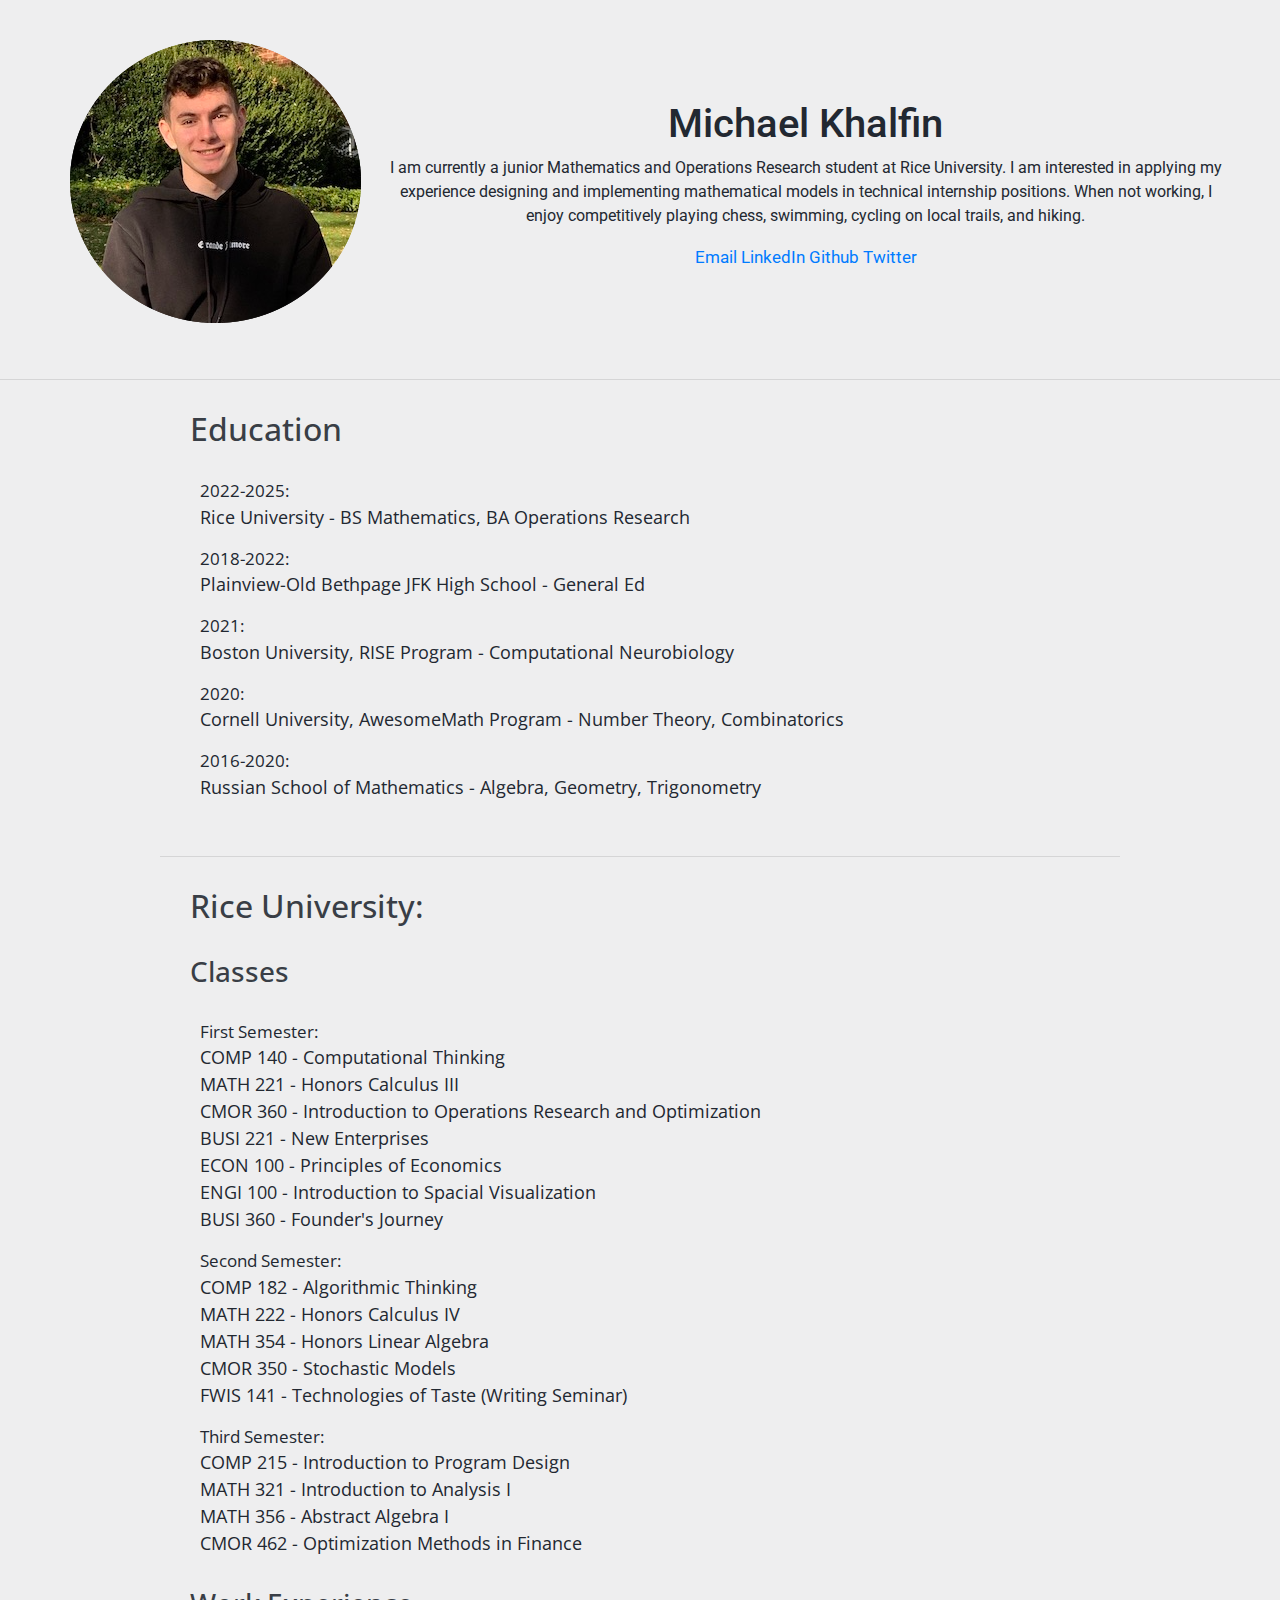
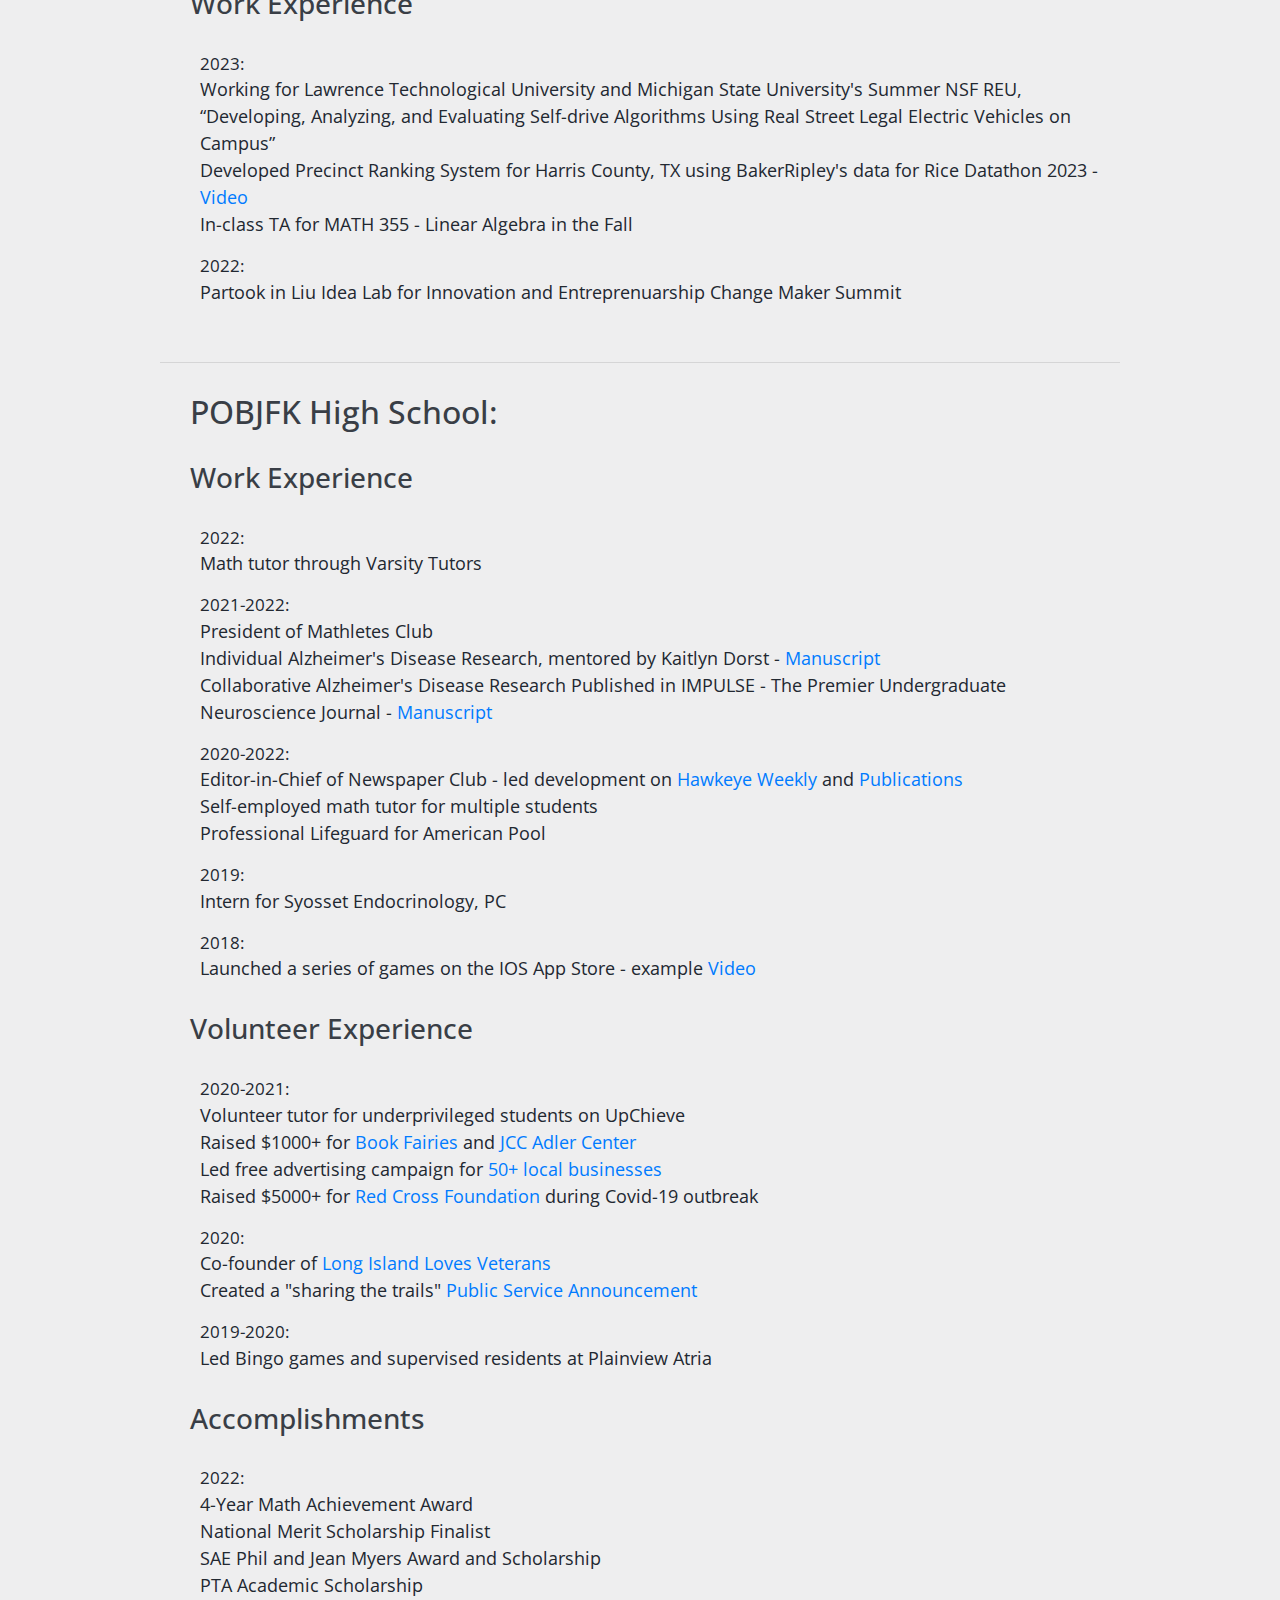
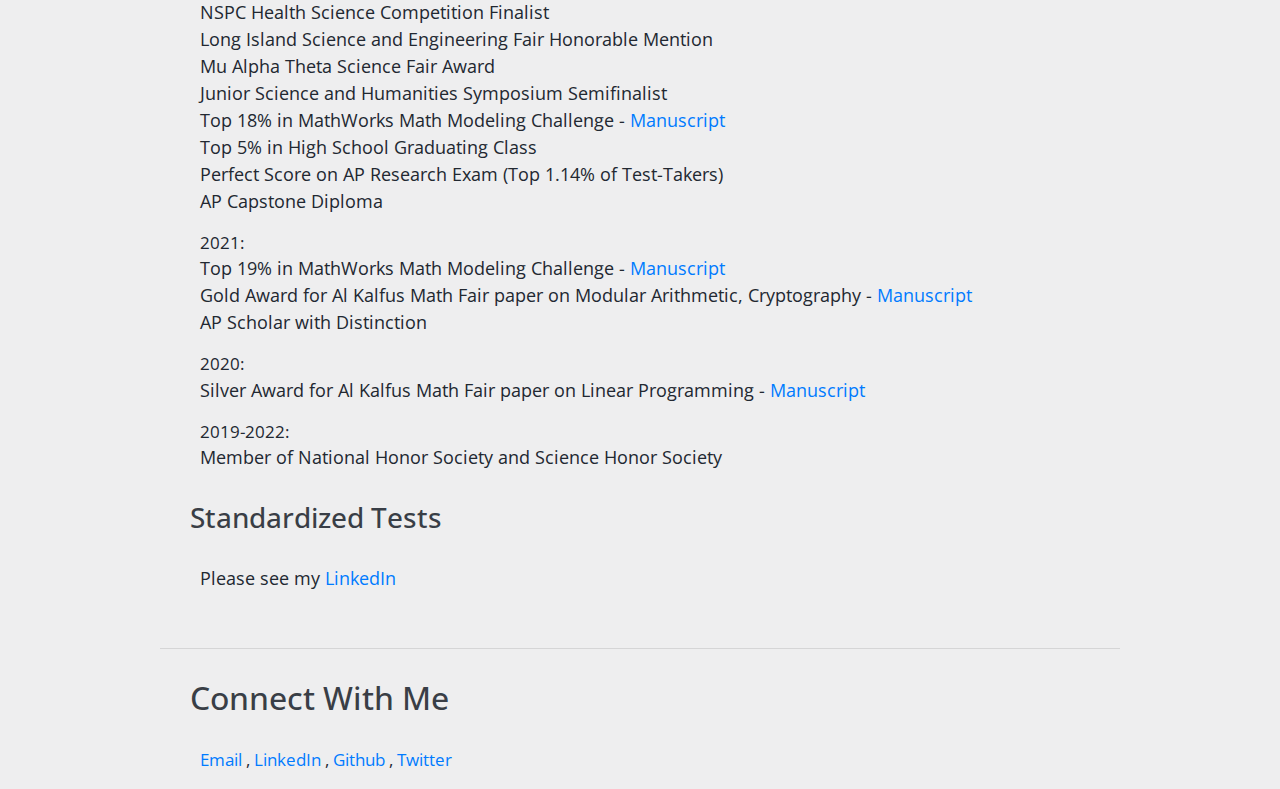
<file: index.html>
<!DOCTYPE html>
<html lang="en" dir="ltr">
  <head>
    <meta charset="utf-8">
    <title>Michael Khalfin CV</title>
    <link rel="shortcut icon" href="favicon.png">
    <link rel="stylesheet" href="https://stackpath.bootstrapcdn.com/bootstrap/4.3.1/css/bootstrap.min.css"
    integrity="sha384-ggOyR0iXCbMQv3Xipma34MD+dH/1fQ784/j6cY/iJTQUOhcWr7x9JvoRxT2MZw1T" crossorigin="anonymous">
    <link rel="stylesheet" href="styles.css">
    <link rel="stylesheet" href="https://cdnjs.cloudflare.com/ajax/libs/font-awesome/5.15.1/css/all.min.css"
    integrity="sha512-+4zCK9k+qNFUR5X+cKL9EIR+ZOhtIloNl9GIKS57V1MyNsYpYcUrUeQc9vNfzsWfV28IaLL3i96P9sdNyeRssA==" crossorigin="anonymous">
    <style>@import url('https://fonts.googleapis.com/css2?family=Open+Sans&family=Roboto&display=swap')</style>
  </head>
  <body>
    <div class="top-page">
      <img class="picture" src="pic.png" style = “border-radius: 100%;”>
      <h1 class="top-text">Michael Khalfin</h1>
      <!--comment-->
      <p class="top-text" class="big-text">I am currently a junior Mathematics and Operations Research student at Rice University. I am interested in applying my experience designing and implementing mathematical models in technical internship positions. When not working, I enjoy competitively playing chess, swimming, cycling on local trails, and hiking.</p>
      <ul>
        <li><a class="top-text" href="mailto:michaelk.writing@yahoo.com">Email</a>
        <a class="top-text" href="https://www.linkedin.com/in/michael-khalfin-87551b20b/">LinkedIn</a>
        <a class="top-text" href="https://github.com/michael-khalfin">Github</a>
        <a class="top-text" href="https://twitter.com/KhalfinMichael">Twitter</a></li>
      </ul>
    </div>
    <hr>
    <div class="page">
      <div class="summary">
        <h2>Education</h2>
        <ul>
           <li>2022-2025: <br/><span class="bold">Rice University - BS Mathematics, BA Operations Research</span></li>
           <li>2018-2022: <br/><span class="bold">Plainview-Old Bethpage JFK High School - General Ed</span></li>
           <li>2021: <br/><span class="bold">Boston University, RISE Program - Computational Neurobiology</span></li>
           <li>2020: <br/><span class="bold">Cornell University, AwesomeMath Program - Number Theory, Combinatorics</span></li>
           <li>2016-2020: <br/><span class="bold">Russian School of Mathematics - Algebra, Geometry, Trigonometry</span></li><br/>
        </ul>
        <hr>
        <h2>Rice University:</h2>
        <h3>Classes</h3>
        <ul>
          <li>First Semester: <br/><span class="bold">COMP 140 - Computational Thinking<br/>
          MATH 221 - Honors Calculus III<br/>
          CMOR 360 - Introduction to Operations Research and Optimization<br/>
          BUSI 221 - New Enterprises<br/>
          ECON 100 - Principles of Economics<br/>
          ENGI 100 - Introduction to Spacial Visualization<br/>
          BUSI 360 - Founder's Journey</span></li>
          <li>Second Semester: <br/><span class="bold">COMP 182 - Algorithmic Thinking<br/>
          MATH 222 - Honors Calculus IV<br/>
          MATH 354 - Honors Linear Algebra<br/>
          CMOR 350 - Stochastic Models<br/>
          FWIS 141 - Technologies of Taste (Writing Seminar)</span></li>
          <li>Third Semester: <br/><span class="bold">COMP 215 - Introduction to Program Design<br/>
          MATH 321 - Introduction to Analysis I<br/>
          MATH 356 - Abstract Algebra I<br/>
          CMOR 462 - Optimization Methods in Finance</span></li>
        </ul>
        <h3>Work Experience</h3>
        <ul>
          <li>2023: <br/><span class="bold">Working for Lawrence Technological University and Michigan State University's Summer NSF REU, “Developing, Analyzing, and Evaluating Self-drive Algorithms Using Real Street Legal Electric Vehicles on Campus”<br/>
          Developed Precinct Ranking System for Harris County, TX using BakerRipley's data for Rice Datathon 2023 - <a class="change-color" href="https://youtu.be/aLaM1mT_HvU">Video</a><br/>
          In-class TA for MATH 355 - Linear Algebra in the Fall</span></li>
          <li>2022: <br/><span class="bold">Partook in Liu Idea Lab for Innovation and Entreprenuarship Change Maker Summit</span></li>
        </ul><br/>
        <hr>
        <h2>POBJFK High School:</h2>
        <h3>Work Experience</h3>
        <ul>
          <li>2022: <br/><span class="bold">Math tutor through Varsity Tutors</span></li>
          <li>2021-2022: <br/><span class="bold">President of Mathletes Club<br/>
          Individual Alzheimer's Disease Research, mentored by Kaitlyn Dorst - <a class="change-color" href="Hemodynamics Model Illustrating Transradial Delivery of Anti-Tau Nanoparticle For Prodromal Alzheimer’s Disease Intervention.pdf">Manuscript</a><br/>
          Collaborative Alzheimer's Disease Research Published in IMPULSE - The Premier Undergraduate Neuroscience Journal - <a class="change-color" href="https://impulse.appstate.edu/articles/2021/computational-model-trans-synaptic-spread-pathogenic-tau-early-alzheimer%E2%80%99s-disease">Manuscript</a></span></li>
          <li>2020-2022: <br/><span class="bold">Editor-in-Chief of Newspaper Club - led development on <a class="change-color" href="https://www.pob-hawkeye.com/">Hawkeye Weekly</a> and <a class="change-color" href="https://www.pob-hawkeye.com/publication/">Publications</a><br/>
          Self-employed math tutor for multiple students<br/>
          Professional Lifeguard for American Pool</span></li>
          <li>2019: <br/><span class="bold">Intern for Syosset Endocrinology, PC</span></li>
          <li>2018: <br/><span class="bold">Launched a series of games on the IOS App Store - example <a class="change-color" href="https://www.youtube.com/watch?v=SOycpNMoQtkexample">Video</a></span></li>
        </ul>
        <h3>Volunteer Experience</h3>
        <ul>
          <li>2020-2021: <br/><span class="bold">Volunteer tutor for underprivileged students on UpChieve<br/>
          Raised $1000+ for <a class="change-color" href="https://drive.google.com/file/u/4/d/1cQEjCIK2OQS_iAJ_ZfzEBQDwBSQ6Xqgy/view?usp=sharing">Book Fairies</a> and <a class="change-color" href="https://drive.google.com/file/u/4/d/1TUd4-j7945n0VQ54GkiPWrZQhMpF_tZq/view?usp=sharing">JCC Adler Center</a><br/>
          Led free advertising campaign for <a class="change-color" href="https://drive.google.com/file/u/4/d/1ciP2Ls0foJHqYTNg-O3R5h70gdWyWdZ0/view?usp=sharing">50+ local businesses</a><br/>
          Raised $5000+ for <a class="change-color" href="https://charity.gofundme.com/o/en/campaign/pobjfkhs-hawkeye-newspaper-ads-for-a-cause">Red Cross Foundation</a> during Covid-19 outbreak</span></li>
          <li>2020: <br/><span class="bold">Co-founder of <a class="change-color" href="https://lilv.carrd.co/">Long Island Loves Veterans</a><br/>
          Created a "sharing the trails" <a class="change-color" href="https://www.youtube.com/watch?v=lVD8pwJjHfw&feature=youtu.be">Public Service Announcement</a></span></li>
          <li>2019-2020: <br/><span class="bold">Led Bingo games and supervised residents at Plainview Atria</span></li>
        </ul>
        <h3>Accomplishments</h3>
        <ul>
          <li>2022: <br/><span class="bold">4-Year Math Achievement Award<br/>
          National Merit Scholarship Finalist<br/>
          SAE Phil and Jean Myers Award and Scholarship<br/>
          PTA Academic Scholarship<br/>
          NSPC Health Science Competition Finalist<br/>
          Long Island Science and Engineering Fair Honorable Mention<br/>
          Mu Alpha Theta Science Fair Award<br/>
          Junior Science and Humanities Symposium Semifinalist<br/>
          Top 18% in MathWorks Math Modeling Challenge - <a class="change-color" href="M3%20Challenge%202022%20Paper.pdf">Manuscript</a><br/>
          Top 5% in High School Graduating Class<br/>
          Perfect Score on AP Research Exam (Top 1.14% of Test-Takers)<br/>
          AP Capstone Diploma</span></li>
          <li>2021: <br/><span class="bold">Top 19% in MathWorks Math Modeling Challenge - <a class="change-color" href="Mathworks_Defeating_the_Digital_Divide%20copy.pdf">Manuscript</a><br/>
          Gold Award for Al Kalfus Math Fair paper on Modular Arithmetic, Cryptography - <a class="change-color" href="Chinese Remainder Theorem and Cryptography.pdf">Manuscript</a><br/>
          AP Scholar with Distinction</span></li>
          <li>2020: <br/><span class="bold">Silver Award for Al Kalfus Math Fair paper on Linear Programming - <a class="change-color" href="An investigation of the use of linear programming to solve real-world problems.pdf">Manuscript</a> </span></li>
          <li>2019-2022: <br/><span class="bold">Member of National Honor Society and Science Honor Society </span></li>
        </ul>
        <h3>Standardized Tests</h3>
        <ul>
          <li><span class="bold">Please see my <a class="change-color" href="https://www.linkedin.com/in/michael-khalfin-87551b20b/">LinkedIn</a></span></li>
        </ul><br/>
        <hr/>
        <h2>Connect With Me</h2>
        <ul>
          <li><a class="change-color" href="mailto:michaelk.writing@yahoo.com">Email</a> ,
          <a class="change-color" href="https://www.linkedin.com/in/michael-khalfin-87551b20b/">LinkedIn</a> ,
          <a class="change-color" href="https://github.com/michael-khalfin">Github</a> ,
          <a class="change-color" href="https://twitter.com/KhalfinMichael">Twitter</a></li>
        </ul>
      </div>
      <div class="accomplishments-contacts">
      </div>
    </div>
    <script src="https://code.jquery.com/jquery-3.3.1.slim.min.js"
    integrity="sha384-q8i/X+965DzO0rT7abK41JStQIAqVgRVzpbzo5smXKp4YfRvH+8abtTE1Pi6jizo" crossorigin="anonymous"></script>
    <script src="https://cdnjs.cloudflare.com/ajax/libs/popper.js/1.14.7/umd/popper.min.js"
    integrity="sha384-UO2eT0CpHqdSJQ6hJty5KVphtPhzWj9WO1clHTMGa3JDZwrnQq4sF86dIHNDz0W1" crossorigin="anonymous"></script>
    <script src="https://stackpath.bootstrapcdn.com/bootstrap/4.3.1/js/bootstrap.min.js"
    integrity="sha384-JjSmVgyd0p3pXB1rRibZUAYoIIy6OrQ6VrjIEaFf/nJGzIxFDsf4x0xIM+B07jRM" crossorigin="anonymous"></script>
  </body>
</html>
</file>
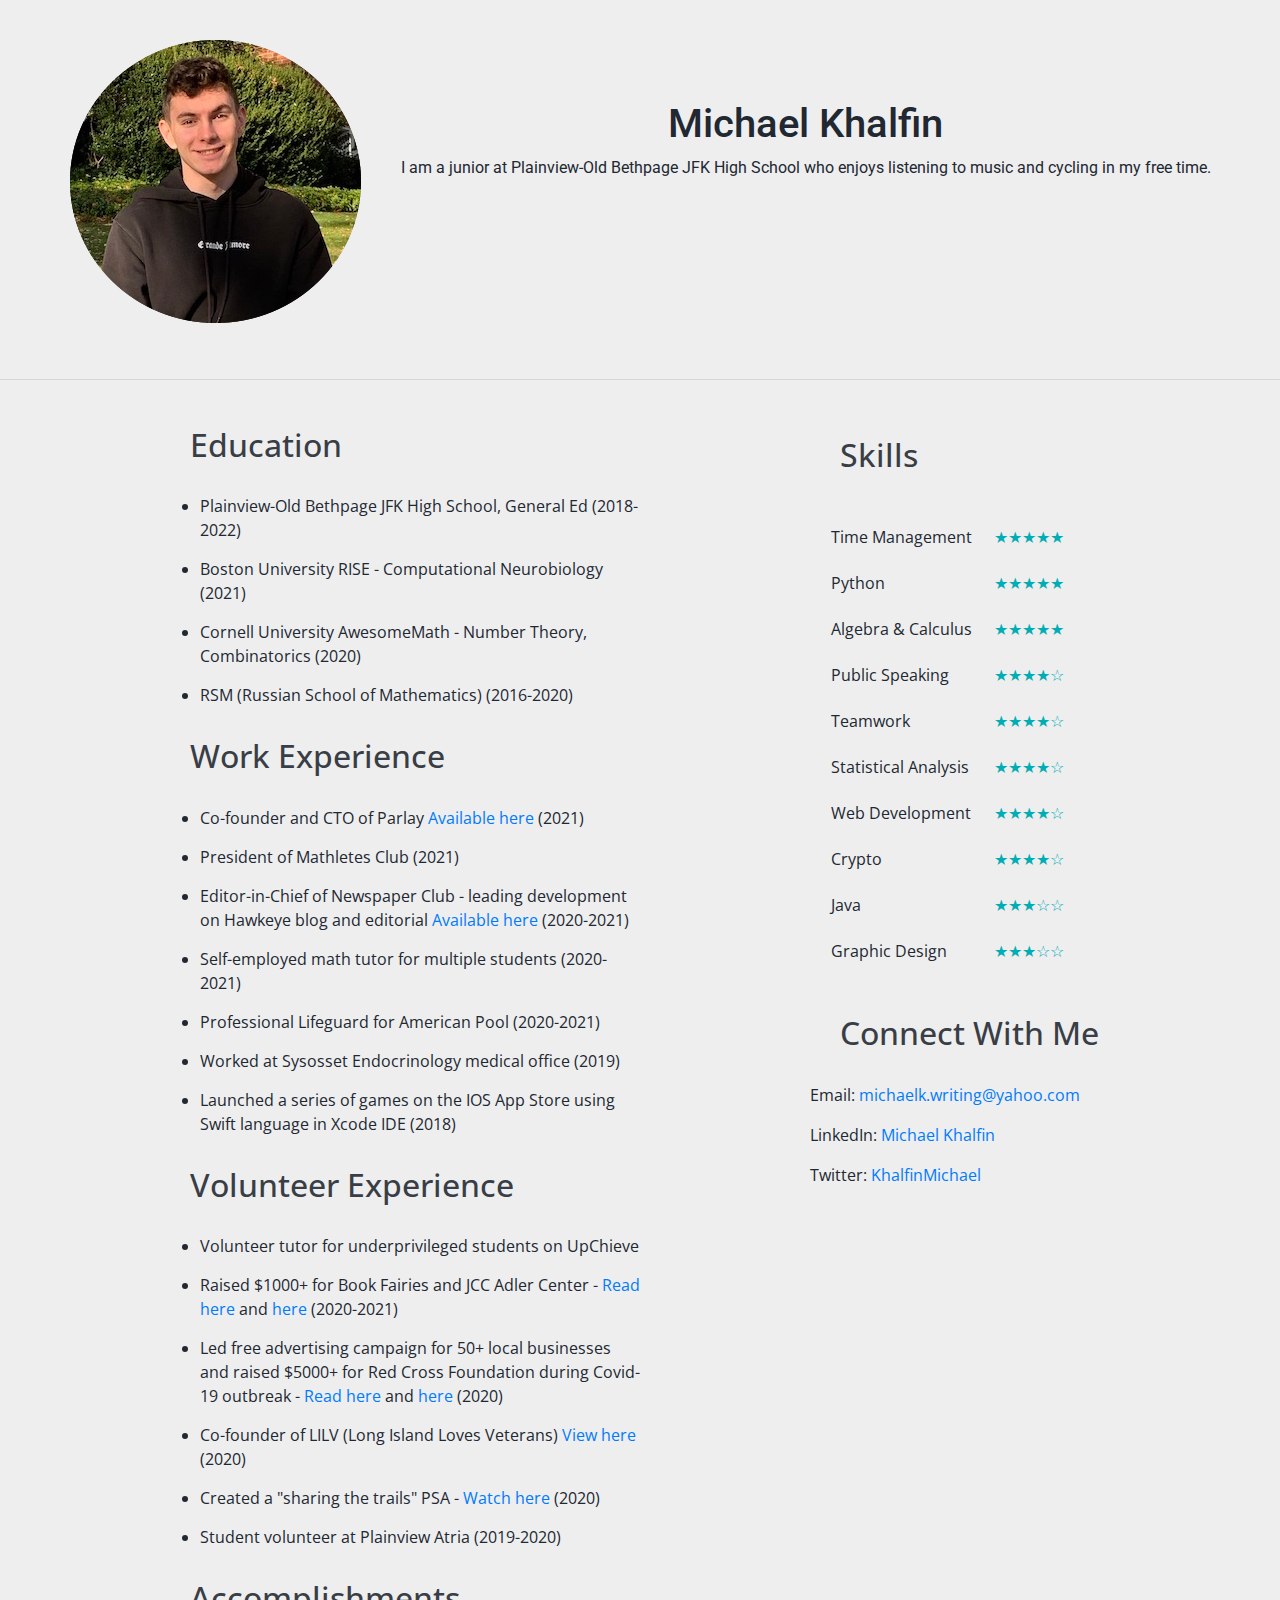
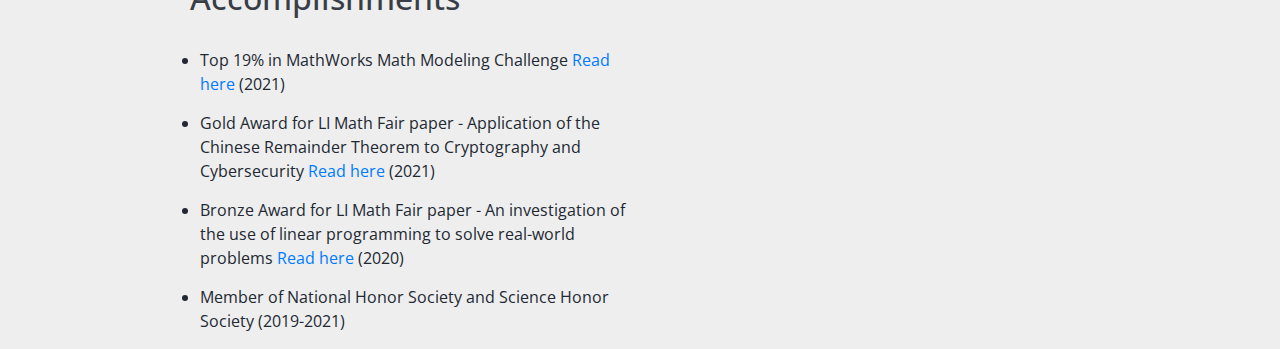
<file: pages/index.html>
<!DOCTYPE html>
<html lang="en" dir="ltr">
  <head>
    <meta charset="utf-8">
    <title>Michael Khalfin CT</title>
    <link rel="shortcut icon" href="favicon.png">
    <link rel="stylesheet" href="https://stackpath.bootstrapcdn.com/bootstrap/4.3.1/css/bootstrap.min.css"
    integrity="sha384-ggOyR0iXCbMQv3Xipma34MD+dH/1fQ784/j6cY/iJTQUOhcWr7x9JvoRxT2MZw1T" crossorigin="anonymous">
    <link rel="stylesheet" href="../css/styles.css">
    <link rel="stylesheet" href="https://cdnjs.cloudflare.com/ajax/libs/font-awesome/5.15.1/css/all.min.css"
    integrity="sha512-+4zCK9k+qNFUR5X+cKL9EIR+ZOhtIloNl9GIKS57V1MyNsYpYcUrUeQc9vNfzsWfV28IaLL3i96P9sdNyeRssA==" crossorigin="anonymous">
    <style>@import url('https://fonts.googleapis.com/css2?family=Open+Sans&family=Roboto&display=swap')</style>
  </head>
  <body>
    <div class="top-page">
      <img class="picture" src="../images/pic.png" style = “border-radius: 100%;”>
      <h1 class="top-text"> Michael Khalfin</h1>
      <!--comment-->
      <p class="top-text" class="big-text"> I am a junior at Plainview-Old Bethpage JFK High School who enjoys
       listening to music and cycling in my free time. </p>
    </div>
    <hr>
    <div class="page">
      <div class="summary">
        <h2>Education</h2>
        <ul>
           <li>Plainview-Old Bethpage JFK High School, General Ed (2018-2022)</li>
           <li>Boston University RISE - Computational Neurobiology (2021)</li>
           <li>Cornell University AwesomeMath - Number Theory, Combinatorics (2020)</li>
           <li>RSM (Russian School of Mathematics) (2016-2020)</li>
        </ul>
        <h2>Work Experience</h2>
        <ul>
          <li>Co-founder and CTO of Parlay <a class="change-color" href="http://www.parlayapp.io/"> Available here</a> (2021)</li>
          <li>President of Mathletes Club (2021)</li>
          <li>Editor-in-Chief of Newspaper Club - leading development on Hawkeye blog and editorial <a class="change-color" href="https://pobjfk-hawkeye.weebly.com/"> Available here</a> (2020-2021)</li>
          <li>Self-employed math tutor for multiple students (2020-2021)</li>
          <li>Professional Lifeguard for American Pool (2020-2021)</li>
          <li>Worked at Sysosset Endocrinology medical office (2019)</li>
          <li>Launched a series of games on the IOS App Store using Swift language in Xcode IDE (2018)</li>
        </ul>
        <h2>Volunteer Experience</h2>
        <ul>
          <li>Volunteer tutor for underprivileged students on UpChieve</li>
          <li>Raised $1000+ for Book Fairies and JCC Adler Center - <a class="change-color" href="https://pobjfk-hawkeye.weebly.com/uploads/1/3/3/9/133959961/issue_1_20-21.pdf"> Read here</a> and <a class="change-color" href="https://pobjfk-hawkeye.weebly.com/uploads/1/3/3/9/133959961/issue_4_20-21.pdf"> here </a> (2020-2021)</li>
          <li>Led free advertising campaign for 50+ local businesses and raised $5000+ for Red Cross Foundation during Covid-19 outbreak - <a class="change-color" href="https://pobjfk-hawkeye.weebly.com/uploads/1/3/3/9/133959961/2020_4_1.pdf"> Read here</a> and <a class="change-color" href="https://pobjfk-hawkeye.weebly.com/uploads/1/3/3/9/133959961/2020_4_2.pdf"> here </a>(2020)</li>
          <li>Co-founder of LILV (Long Island Loves Veterans) <a class="change-color" href="https://lilv.carrd.co/"> View here</a> (2020)</li>
          <li>Created a "sharing the trails" PSA - <a class="change-color" href="https://www.youtube.com/watch?v=lVD8pwJjHfw&feature=youtu.be"> Watch here</a> (2020)</li>
          <li>Student volunteer at Plainview Atria (2019-2020)</li>
        </ul>
        <h2>Accomplishments</h2>
        <ul>
          <li>Top 19% in MathWorks Math Modeling Challenge <a class="change-color" href="../files/Mathworks_Defeating_the_Digital_Divide copy.pdf"> Read here</a> (2021)</li>
          <li>Gold Award for LI Math Fair paper - Application of the Chinese Remainder Theorem to Cryptography and Cybersecurity <a class="change-color" href="../files/Chinese Remainder Theorem and Cryptography.pdf"> Read here</a> (2021)</li>
          <li>Bronze Award for LI Math Fair paper - An investigation of the use of linear programming to solve real-world problems <a class="change-color" href="../files/An investigation of the use of linear programming to solve real-world problems.pdf"> Read here</a> (2020)</li>
          <li>Member of National Honor Society and Science Honor Society (2019-2021)</li>
        </ul>
      </div>
      <div class="skills-contacts">
        <h2>Skills</h2>
        <table>
          <tr>
            <td>Time Management</td>
            <td class="stars">★★★★★</td>
          </tr>
          <tr>
            <td>Python</td>
            <td class="stars">★★★★★</td>
          </tr>
          <tr>
            <td>Algebra & Calculus</td>
            <td class="stars">★★★★★</td>
          </tr>
          <tr>
            <td>Public Speaking</td>
            <td class="stars">★★★★☆</td>
          </tr>
          <tr>
            <td>Teamwork</td>
            <td class="stars">★★★★☆</td>
          </tr>
          <tr>
            <td>Statistical Analysis</td>
            <td class="stars">★★★★☆</td>
          </tr>
          <tr>
            <td>Web Development</td>
            <td class="stars">★★★★☆</td>
          </tr>
          <tr>
            <td>Crypto</td>
            <td class="stars">★★★★☆</td>
          </tr>
          <tr>
            <td>Java</td>
            <td class="stars">★★★☆☆</td>
          </tr>
          <tr>
            <td>Graphic Design</td>
            <td class="stars">★★★☆☆</td>
          </tr>
        </table>
        <h2>Connect With Me</h2>
        <p>Email: <a class="change-color" href="mailto:michaelk.writing@yahoo.com">michaelk.writing@yahoo.com</a></p>
        <p>LinkedIn: <a class="change-color" href="https://www.linkedin.com/in/michael-khalfin-87551b20b/">Michael Khalfin</a></p>
        <p>Twitter: <a class="change-color" href="https://twitter.com/KhalfinMichael">KhalfinMichael</a></p>
      </div>
    </div>
    <script src="https://code.jquery.com/jquery-3.3.1.slim.min.js"
    integrity="sha384-q8i/X+965DzO0rT7abK41JStQIAqVgRVzpbzo5smXKp4YfRvH+8abtTE1Pi6jizo" crossorigin="anonymous"></script>
    <script src="https://cdnjs.cloudflare.com/ajax/libs/popper.js/1.14.7/umd/popper.min.js"
    integrity="sha384-UO2eT0CpHqdSJQ6hJty5KVphtPhzWj9WO1clHTMGa3JDZwrnQq4sF86dIHNDz0W1" crossorigin="anonymous"></script>
    <script src="https://stackpath.bootstrapcdn.com/bootstrap/4.3.1/js/bootstrap.min.js"
    integrity="sha384-JjSmVgyd0p3pXB1rRibZUAYoIIy6OrQ6VrjIEaFf/nJGzIxFDsf4x0xIM+B07jRM" crossorigin="anonymous"></script>
  </body>
</html>
</file>
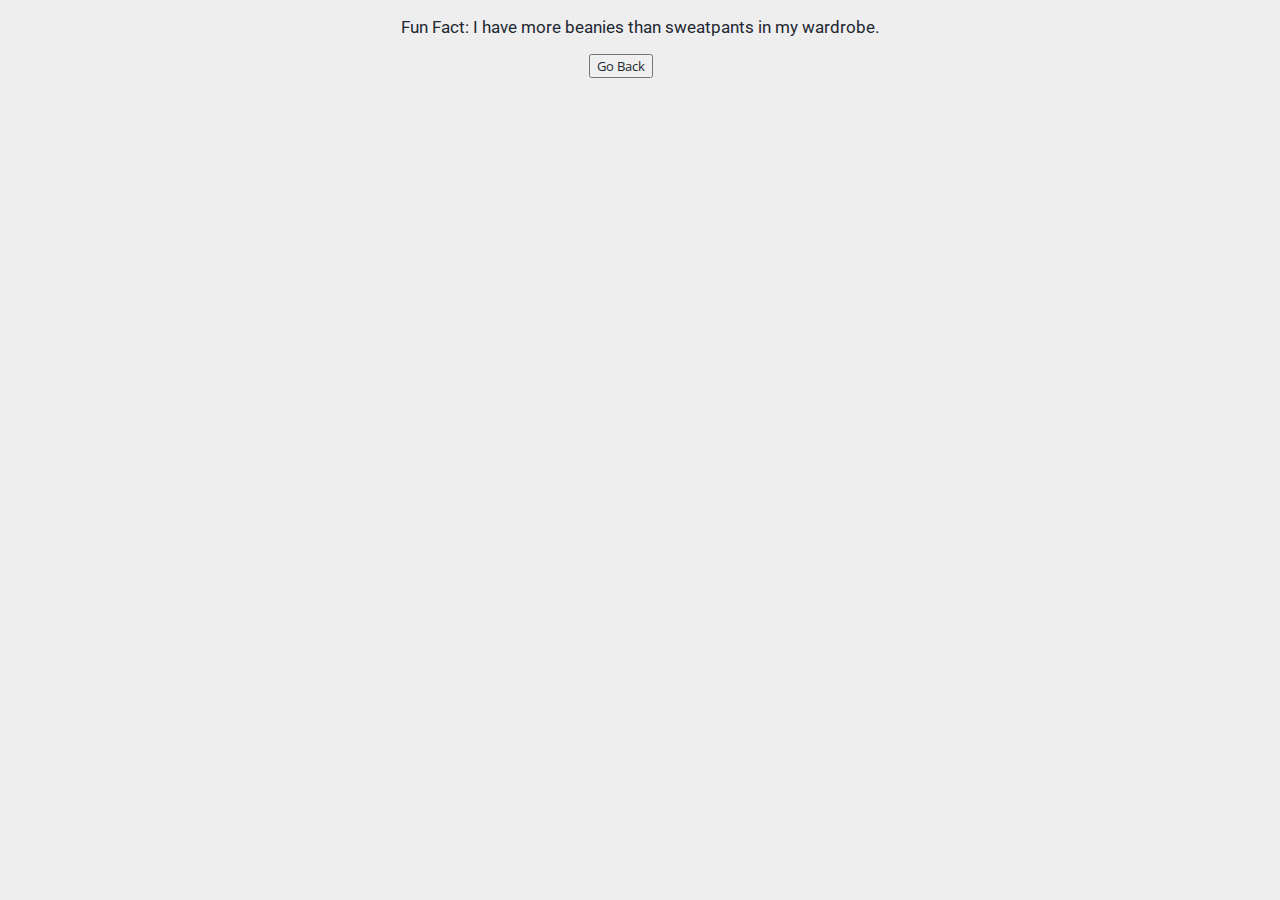
<file: funfact.html>
<!DOCTYPE html>
<html lang="en" dir="ltr">
  <head>
    <meta charset="utf-8">
    <title>Michael Khalfin CT</title>
    <link rel="shortcut icon" href="favicon.png">
    <link rel="stylesheet" href="../css/styles.css">
    <link rel="stylesheet" href="https://cdnjs.cloudflare.com/ajax/libs/font-awesome/5.15.1/css/all.min.css"
    integrity="sha512-+4zCK9k+qNFUR5X+cKL9EIR+ZOhtIloNl9GIKS57V1MyNsYpYcUrUeQc9vNfzsWfV28IaLL3i96P9sdNyeRssA==" crossorigin="anonymous">
    <style>@import url('https://fonts.googleapis.com/css2?family=Open+Sans&family=Roboto&display=swap')</style>
  </head>
  <body>
    <p class="fun-fact">Fun Fact: I have more beanies than sweatpants in my wardrobe.</p>
    <a class="change-color" href="index.html"> <button class="back"> <i class="fas fa-undo-alt"></i> Go Back</button></a>
    <script src="https://code.jquery.com/jquery-3.3.1.slim.min.js"
    integrity="sha384-q8i/X+965DzO0rT7abK41JStQIAqVgRVzpbzo5smXKp4YfRvH+8abtTE1Pi6jizo" crossorigin="anonymous"></script>
    <script src="https://cdnjs.cloudflare.com/ajax/libs/popper.js/1.14.7/umd/popper.min.js"
    integrity="sha384-UO2eT0CpHqdSJQ6hJty5KVphtPhzWj9WO1clHTMGa3JDZwrnQq4sF86dIHNDz0W1" crossorigin="anonymous"></script>
    <script src="https://stackpath.bootstrapcdn.com/bootstrap/4.3.1/js/bootstrap.min.js" 
    integrity="sha384-JjSmVgyd0p3pXB1rRibZUAYoIIy6OrQ6VrjIEaFf/nJGzIxFDsf4x0xIM+B07jRM" crossorigin="anonymous"></script>
  </body>
</html>
</file>
<file: styles.css>
/* EEEEEE */
/* 00ADB5 */
/* 393E46 */
/* 222831 */

*{
  color:#222831;
  font-family: 'Open Sans', sans-serif;
}

body{
  background-color:#EEEEEF;
}

h2{
  margin:30px;
  color:#393E46;
}

h3{
  margin:30px;
  color:#393E46;
}

li{
  margin-bottom:15px;
  font-size:17px;
  list-style-type: none;
}

table{
  border-collapse: separate;
  border-spacing:20px;
}

.back{
  position:absolute;
  left:46%
}

.big-text{
  font-size:20px;
}

.change-color:hover{
  color:#00ADB5;
}

.fun-fact{
  text-align:center;
  font-family: 'Roboto', sans-serif;
}

.top-page{
  text-align:center;
  overflow:auto;
  padding:20px;
  padding-left: 50px;
  padding-right: 50px;
}

.top-text{
  position:relative;
  top:80px;
  font-family: 'Roboto', sans-serif;
}

.page{
  width:75%;
  margin:auto;
}

.picture{
  float:left;
  margin:20px;
  position:relative;
}

.accomplishments-contacts{
  float:right;
  left:20px;
  width:50%;
}

.stars{
  color:#00ADB5;
}

.summary{
  width:100%;
}

.bold{
  font-size:18px;
}
</file>
<file: css/styles.css>
/* EEEEEE */
/* 00ADB5 */
/* 393E46 */
/* 222831 */

*{
  color:#222831;
  font-family: 'Open Sans', sans-serif;
}

body{
  background-color:#EEEEEF;
}

h2{
  margin:30px;
  color:#393E46;
}

li{
  margin-bottom:15px;
}

table{
  border-collapse: separate;
  border-spacing:20px;
}

.back{
  position:absolute;
  left:46%
}

.big-text{
  font-size:20px;
}

.change-color:hover{
  color:#00ADB5;
}

.fun-fact{
  text-align:center;
  font-family: 'Roboto', sans-serif;
  font-size:17px;
}

.top-page{
  text-align:center;
  overflow:auto;
  padding:20px;
  padding-left: 50px;
  padding-right: 50px;
}

.top-text{
  position:relative;
  top:80px;
  font-family: 'Roboto', sans-serif;
}

.page{
  width:75%;
  margin:auto;
}

.picture{
  float:left;
  margin:20px;
  position:relative;
}

.skills-contacts{
  padding:10px;
  float:left;
  width:40%;
  position:relative;
  left:160px;
}

.stars{
  color:#00ADB5;
}

.summary{
  float:left;
  width:50%;
}
</file>
